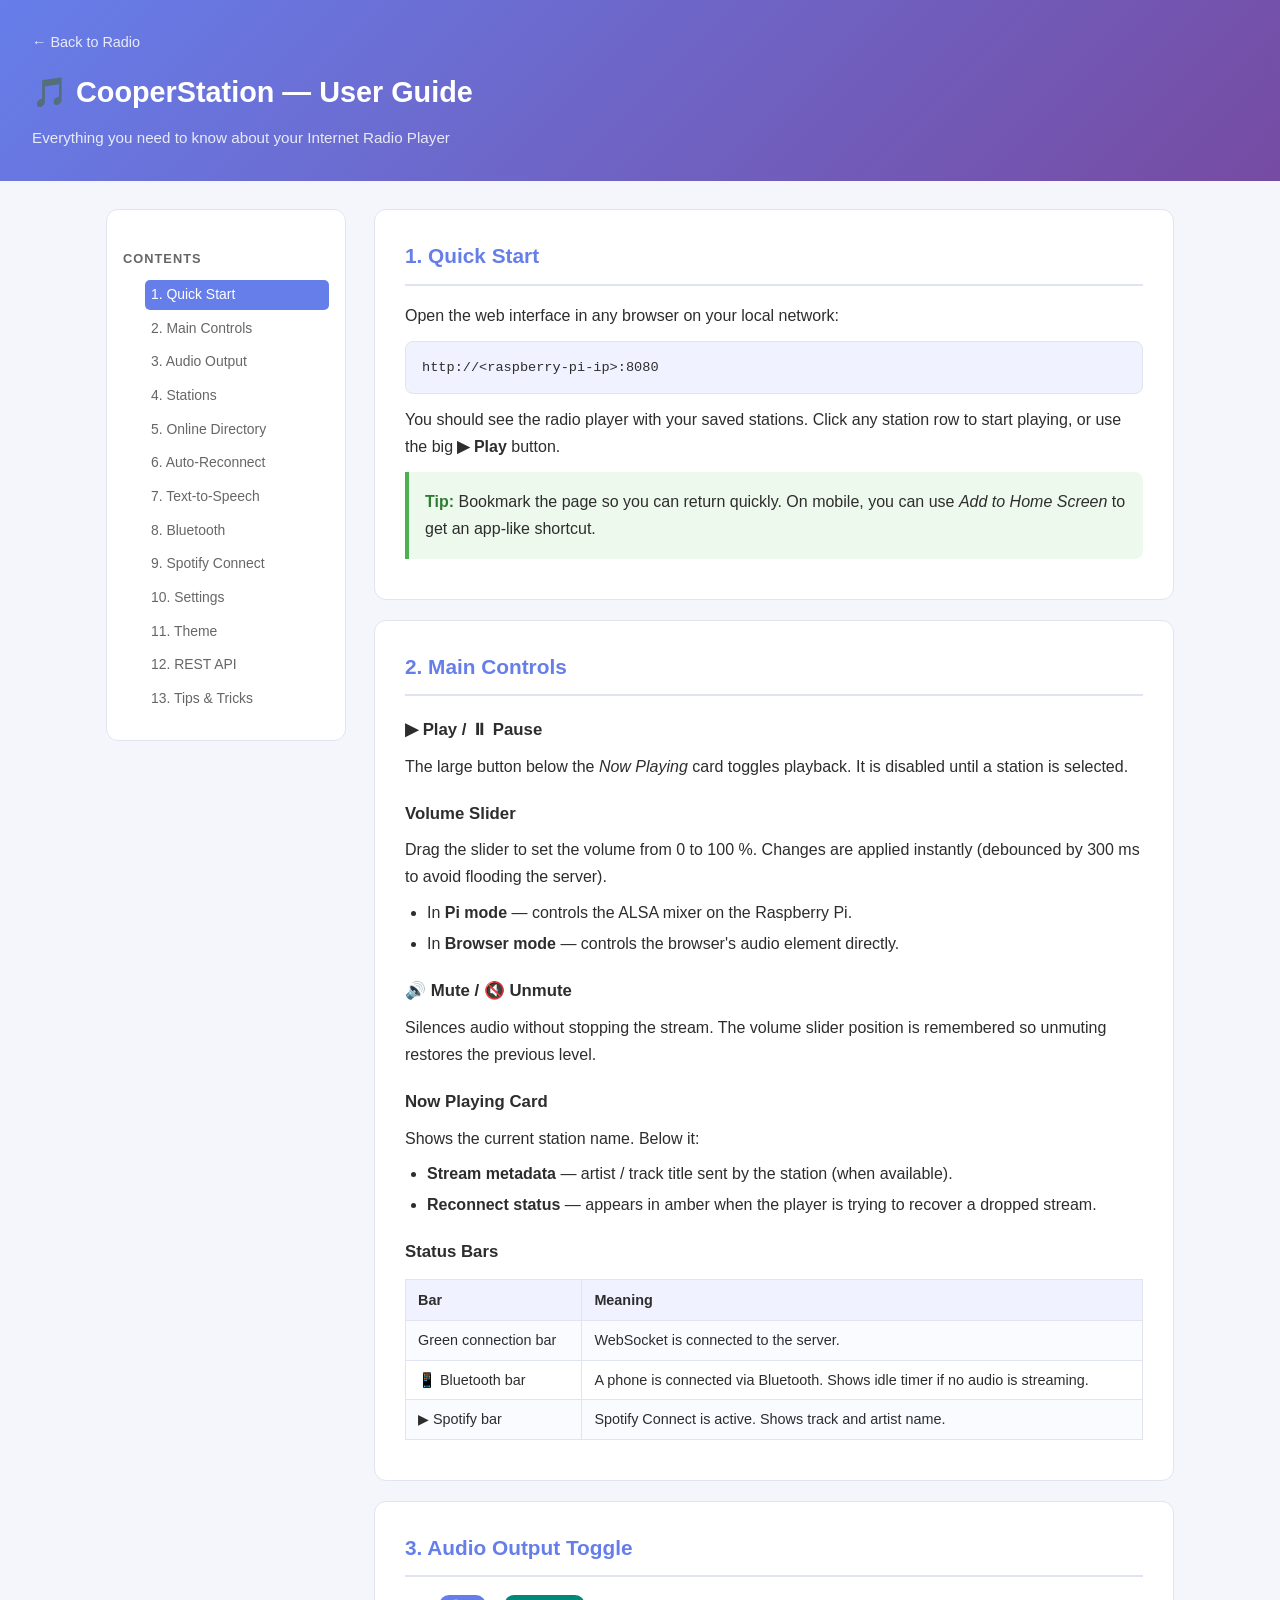
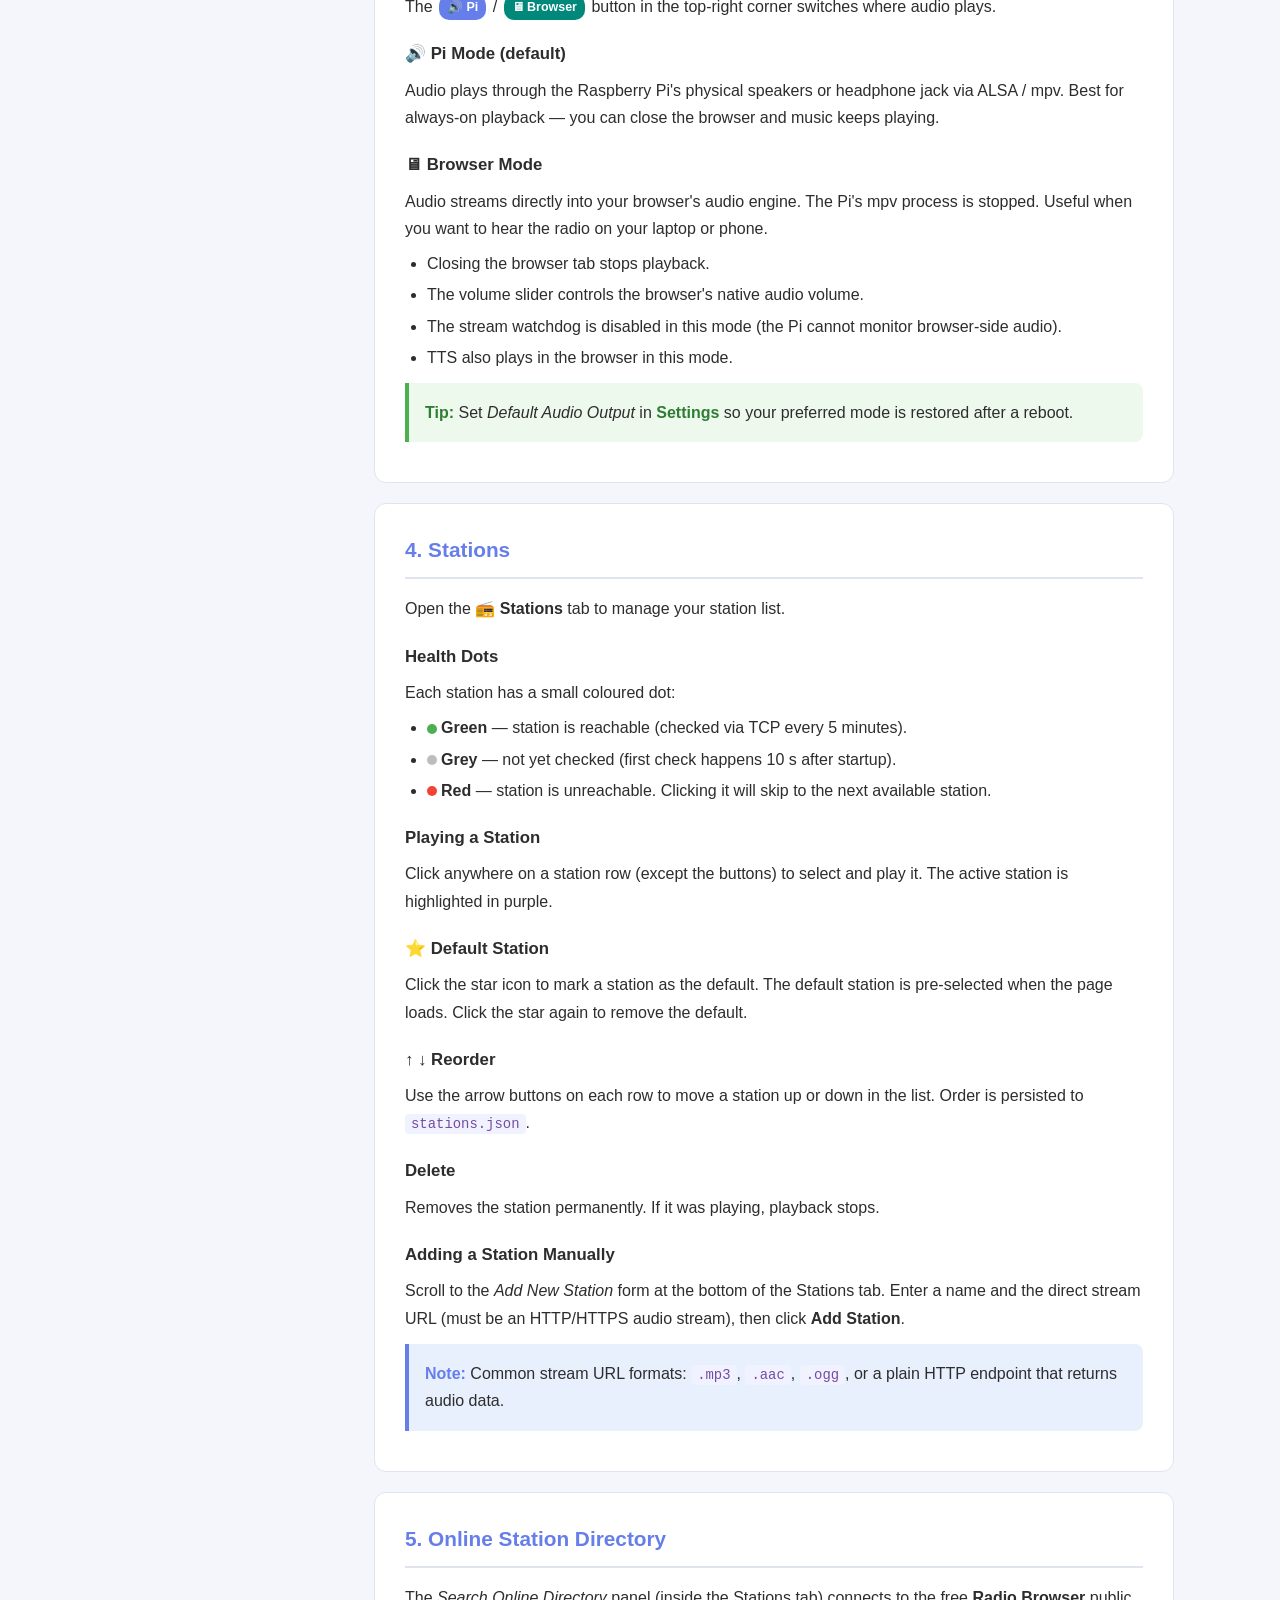
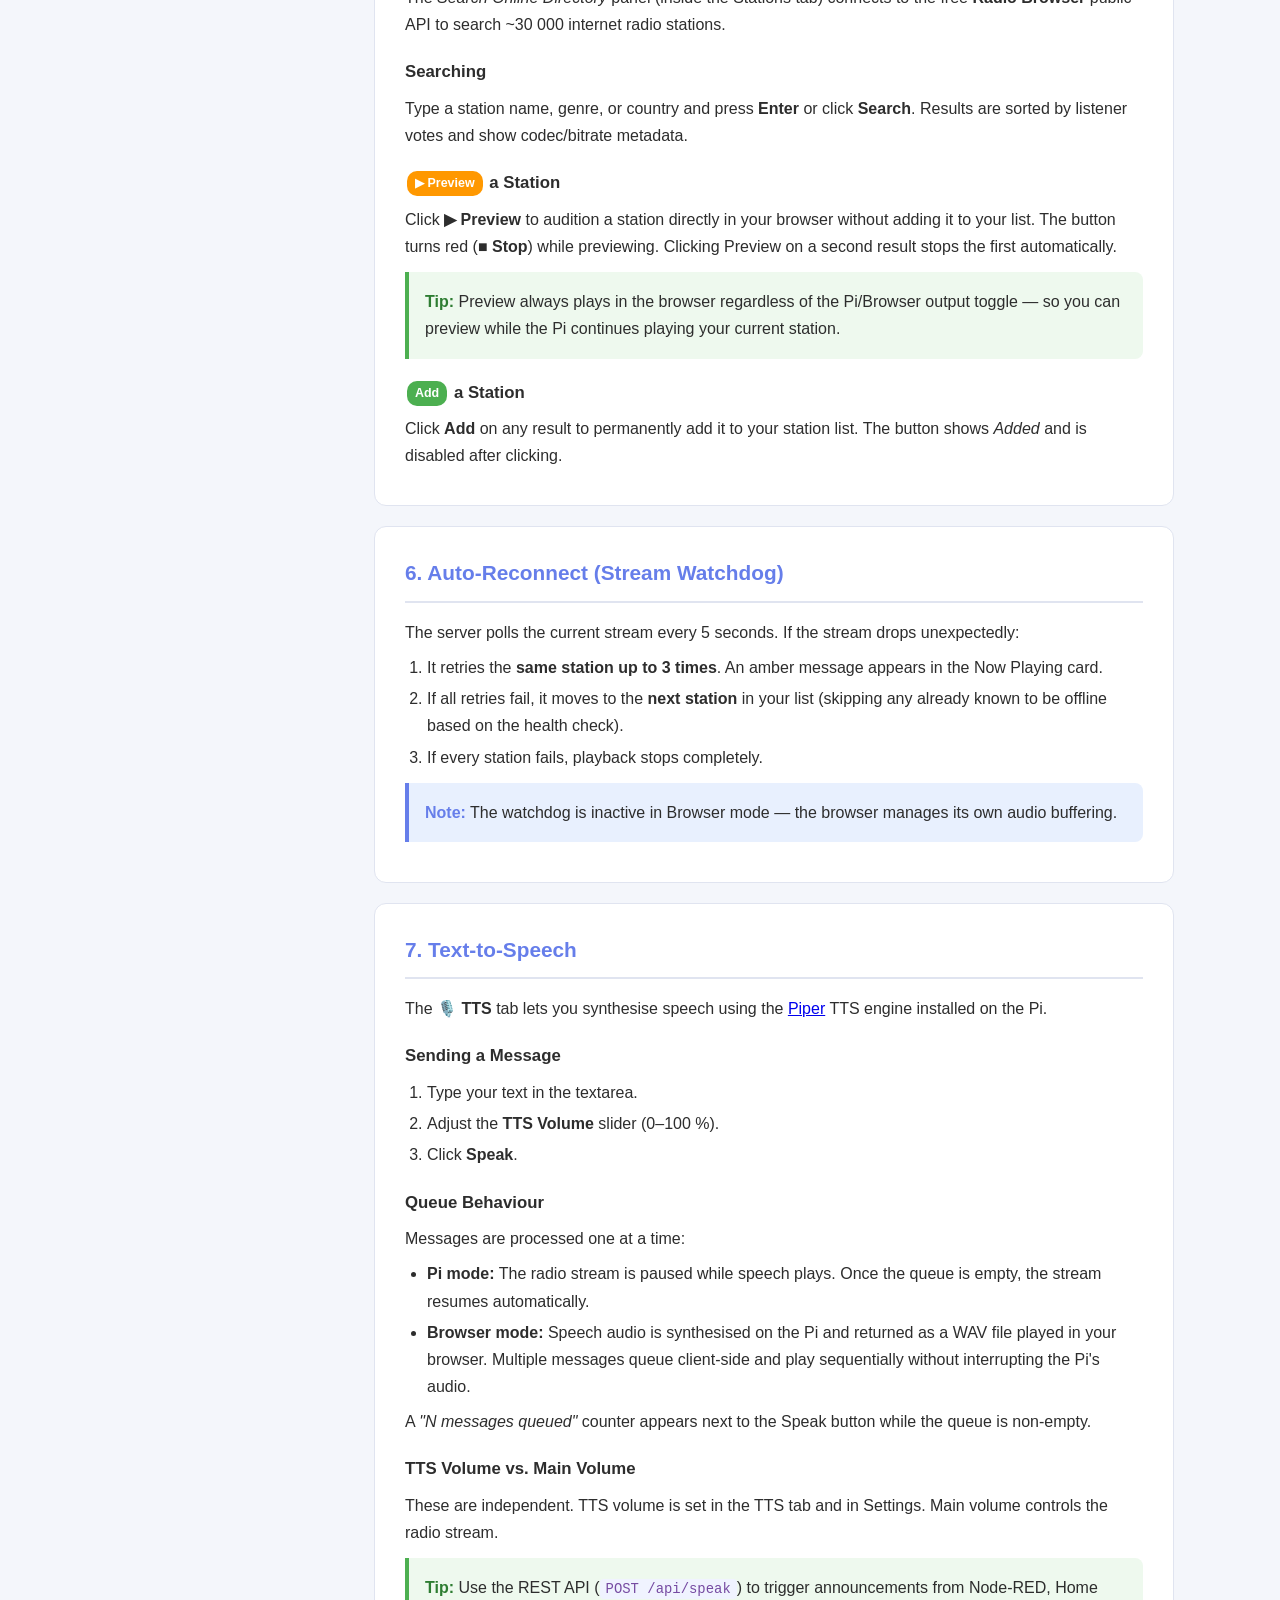
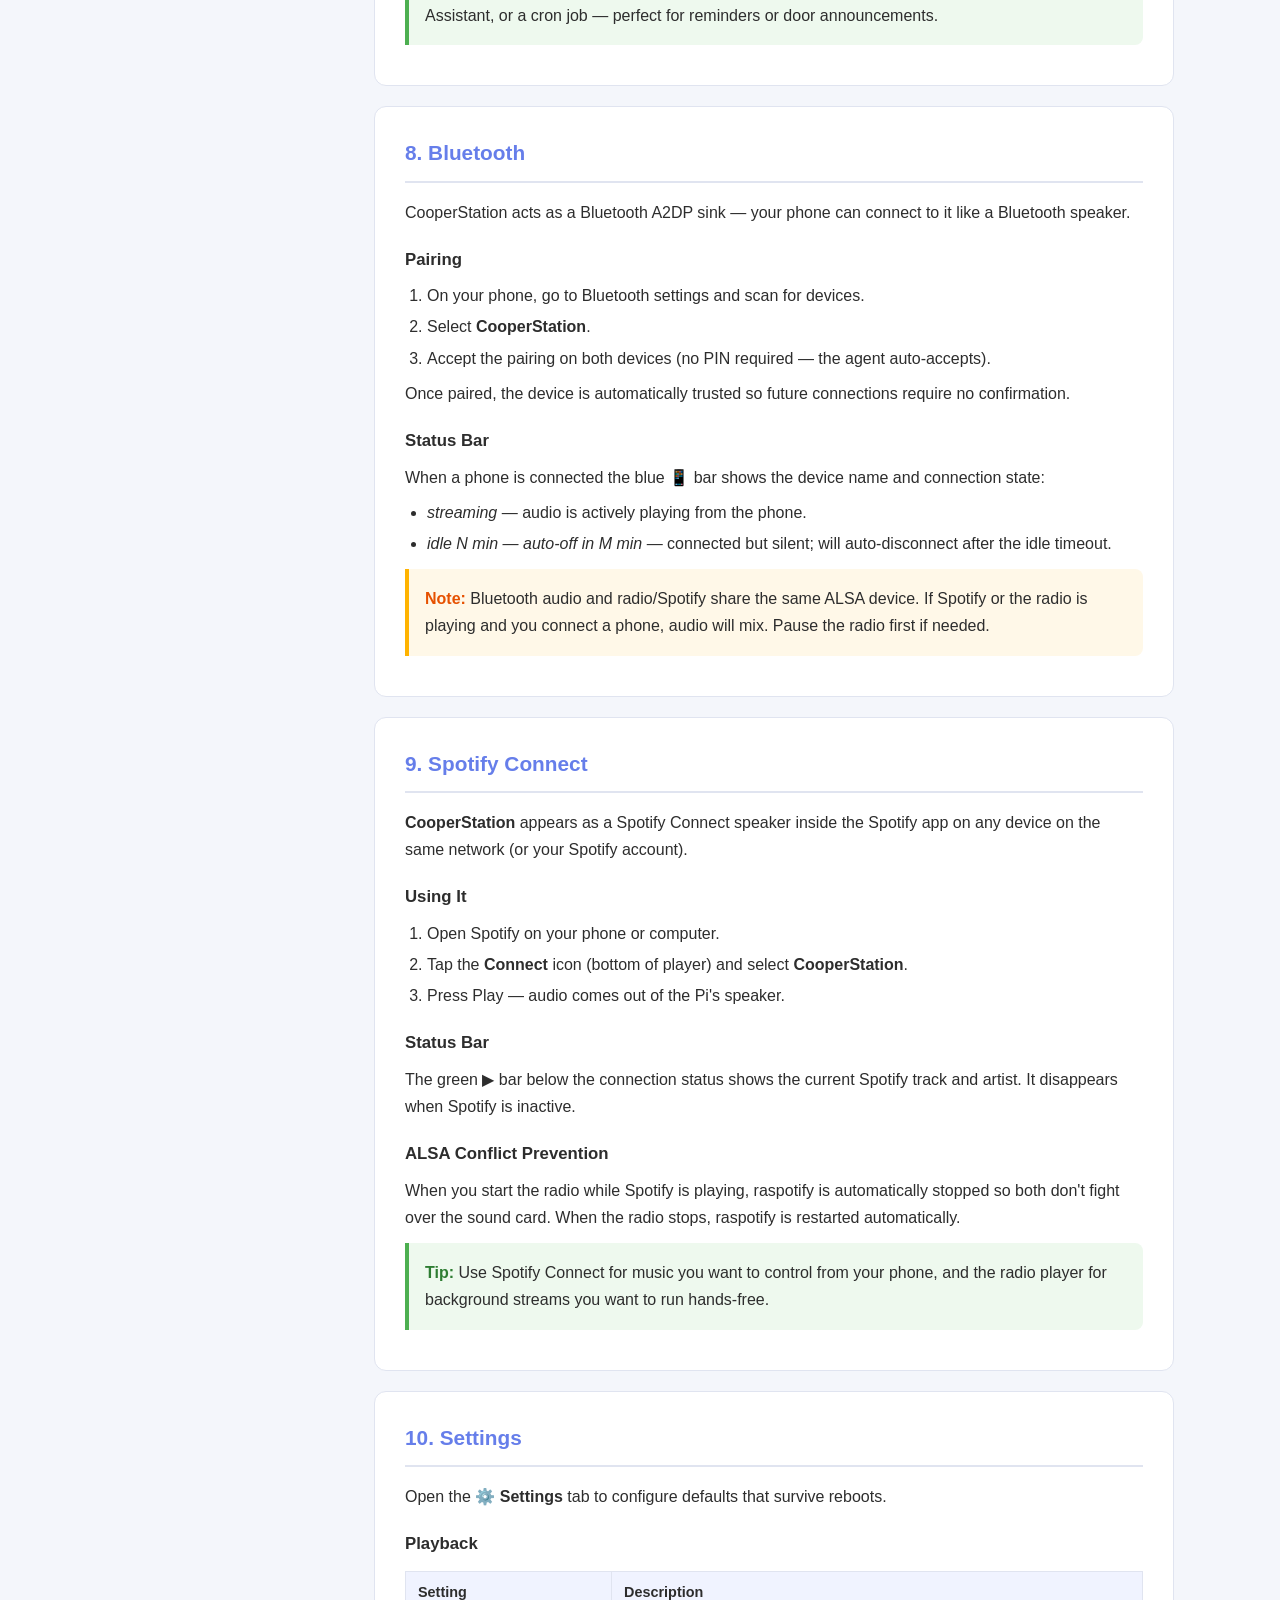
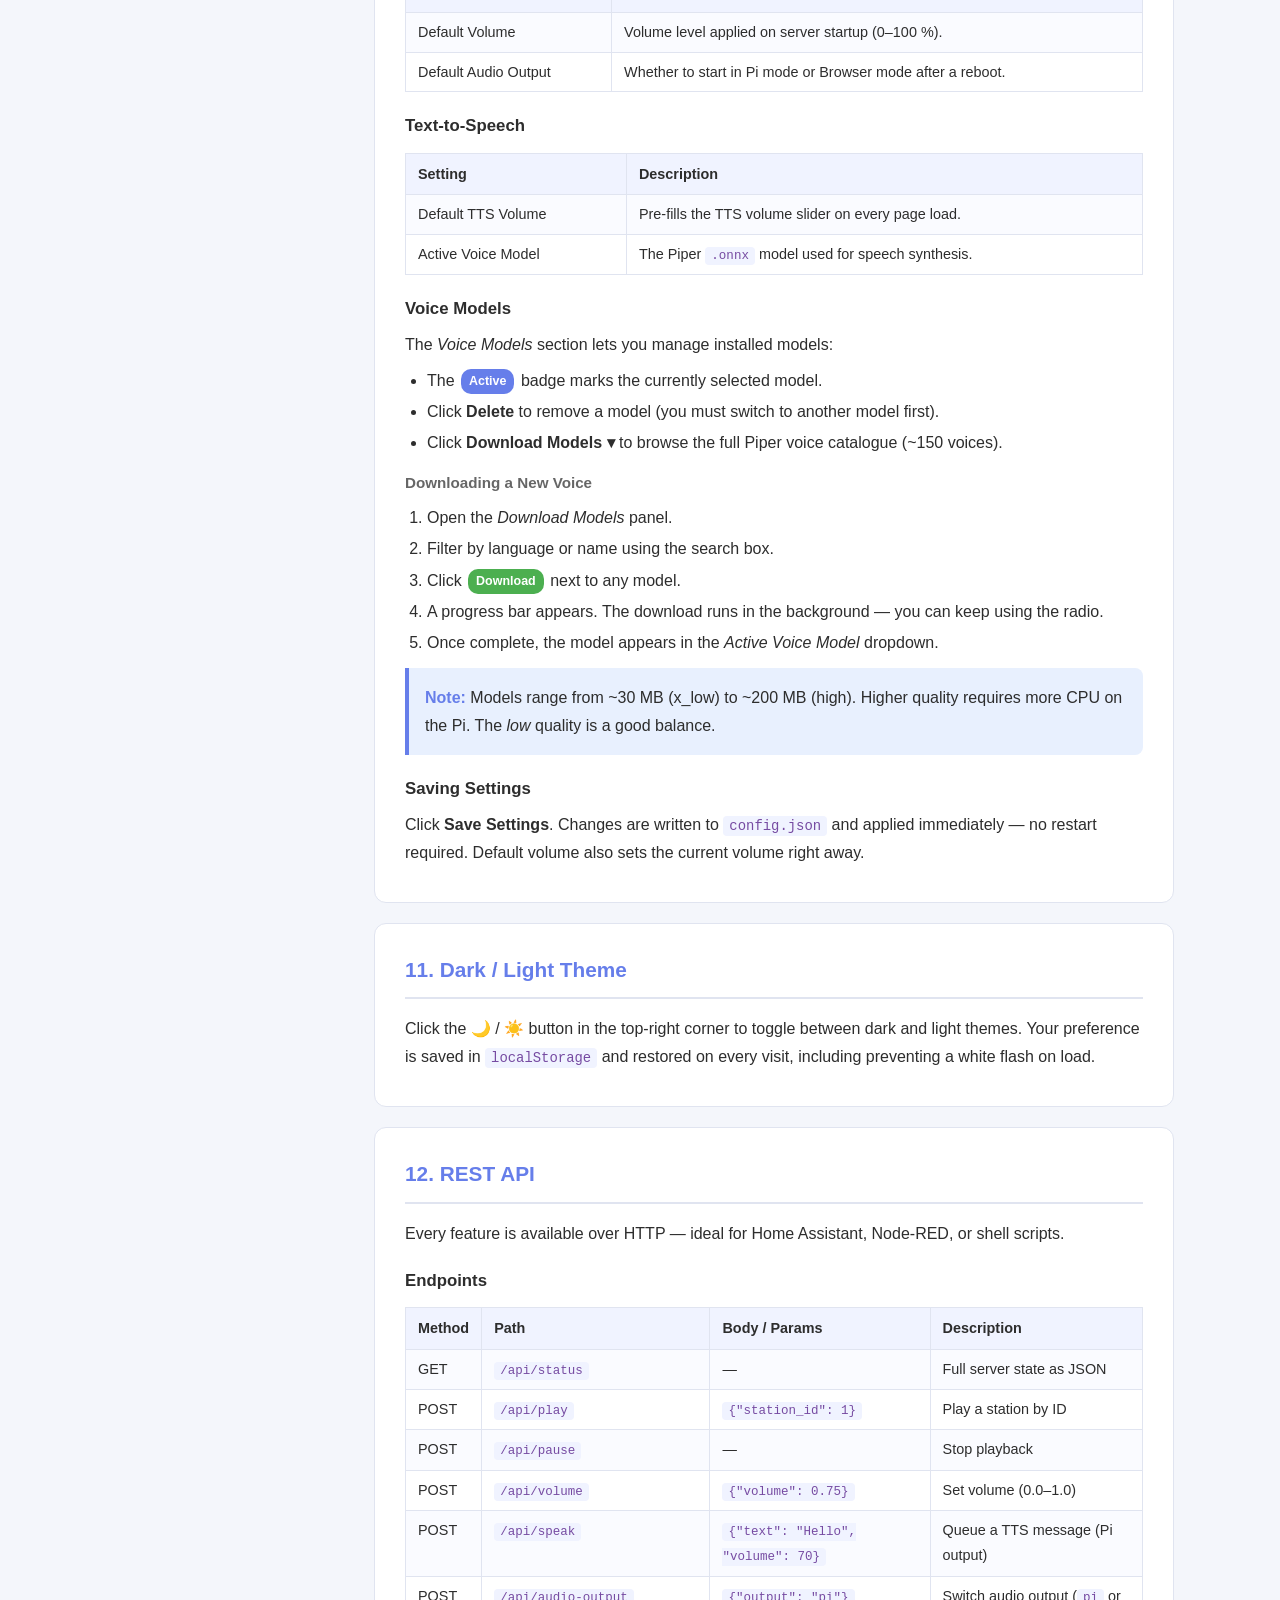
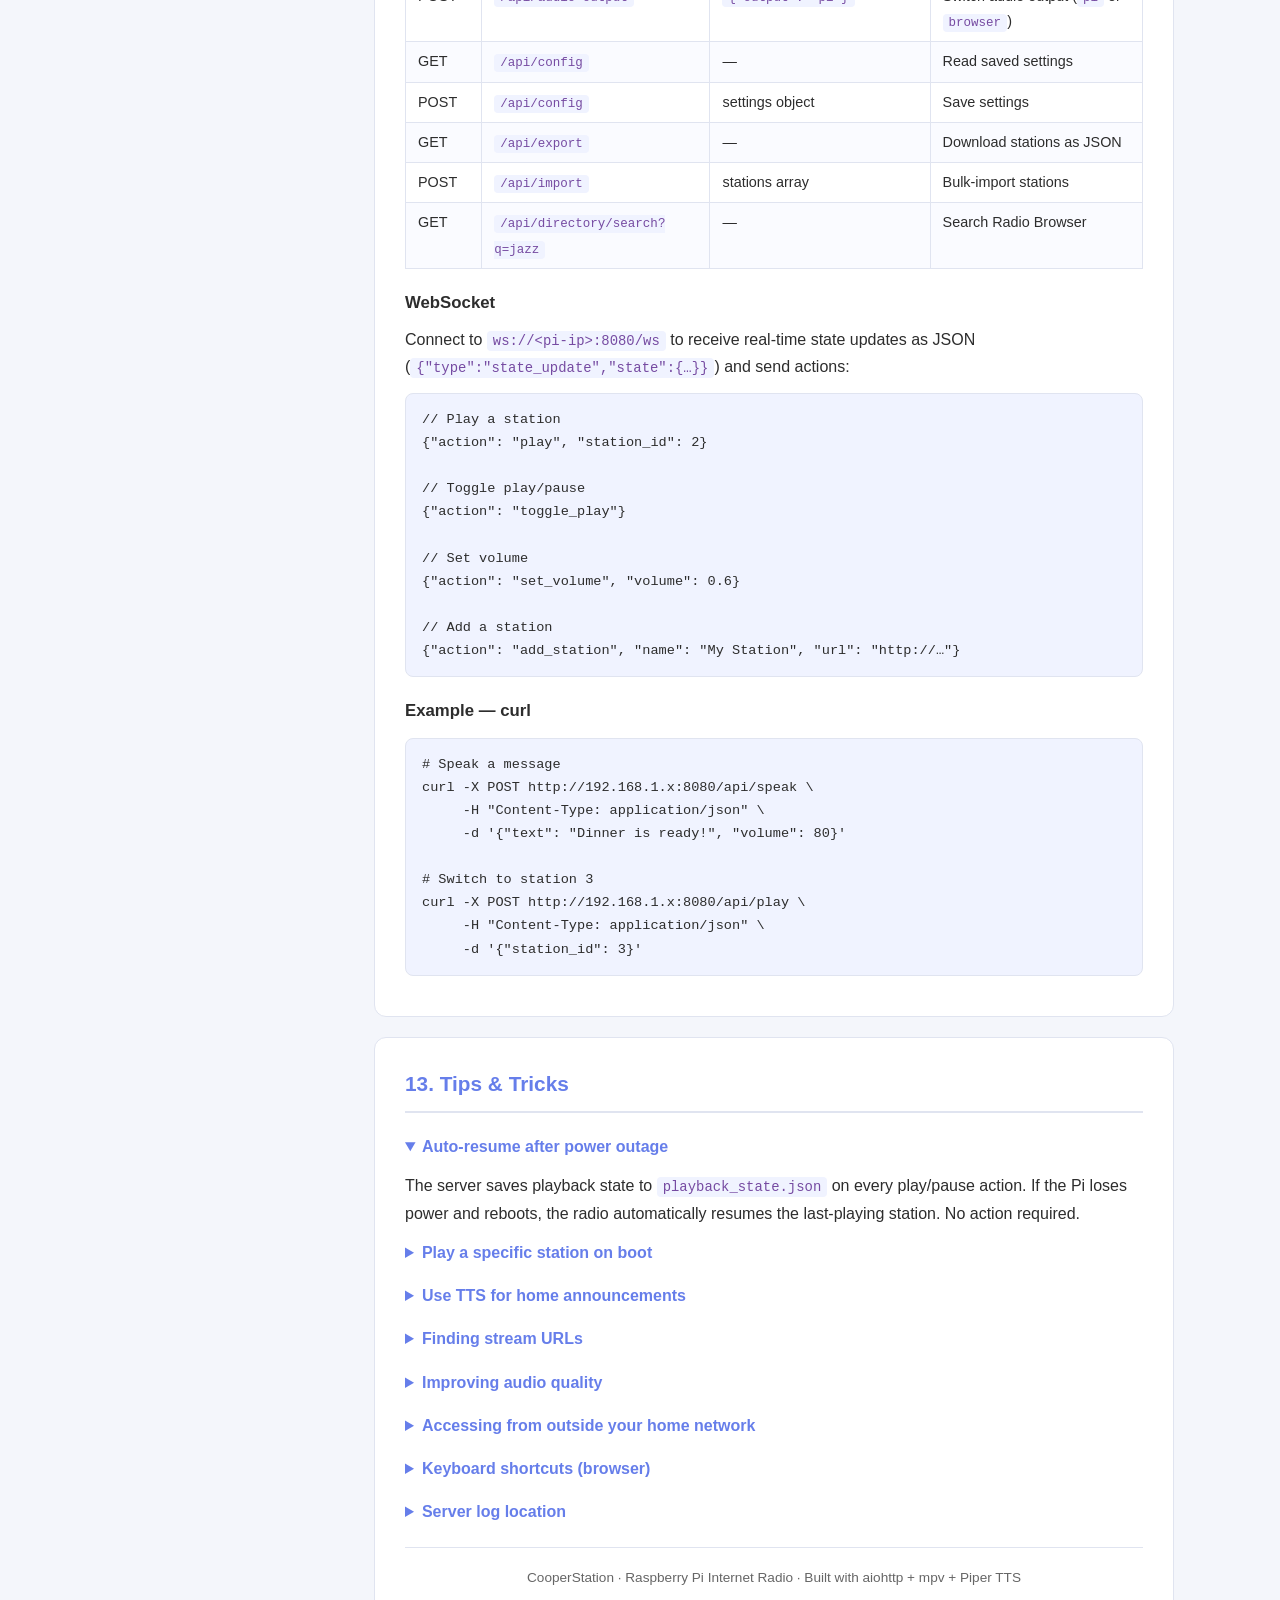
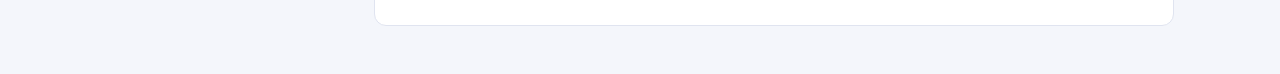
<file: help.html>
<!DOCTYPE html>
<html lang="en">
<head>
    <meta charset="UTF-8">
    <meta name="viewport" content="width=device-width, initial-scale=1">
    <title>CooperStation — User Guide</title>
    <style>
        :root {
            --bg: #f4f6fb;
            --surface: #ffffff;
            --accent: #667eea;
            --accent2: #764ba2;
            --text: #2d2d2d;
            --muted: #666;
            --border: #e0e4f0;
            --code-bg: #f0f3ff;
            --tip-bg: #eef9ee;
            --tip-border: #4CAF50;
            --warn-bg: #fff8e8;
            --warn-border: #ffb300;
            --note-bg: #e8f0fe;
            --note-border: #667eea;
            --sidebar-w: 240px;
        }

        * { box-sizing: border-box; margin: 0; padding: 0; }

        body {
            font-family: -apple-system, BlinkMacSystemFont, 'Segoe UI', Roboto, sans-serif;
            background: var(--bg);
            color: var(--text);
            line-height: 1.7;
        }

        /* ── Header ── */
        .site-header {
            background: linear-gradient(135deg, var(--accent) 0%, var(--accent2) 100%);
            color: white;
            padding: 28px 32px 22px;
        }
        .site-header h1 { font-size: 1.8rem; margin-bottom: 4px; }
        .site-header p  { opacity: 0.85; font-size: 0.95rem; }
        .back-btn {
            display: inline-block;
            margin-bottom: 14px;
            color: rgba(255,255,255,0.85);
            text-decoration: none;
            font-size: 0.9rem;
        }
        .back-btn:hover { color: white; }

        /* ── Layout ── */
        .layout {
            display: flex;
            max-width: 1100px;
            margin: 0 auto;
            padding: 28px 16px;
            gap: 28px;
            align-items: flex-start;
        }

        /* ── Sidebar TOC ── */
        .toc {
            width: var(--sidebar-w);
            flex-shrink: 0;
            background: var(--surface);
            border-radius: 12px;
            border: 1px solid var(--border);
            padding: 18px 16px;
            position: sticky;
            top: 20px;
        }
        .toc h3 { font-size: 0.8rem; text-transform: uppercase; letter-spacing: .08em; color: var(--muted); margin-bottom: 10px; }
        .toc ol  { list-style: none; padding: 0; }
        .toc li  { margin: 4px 0; }
        .toc a   { text-decoration: none; color: var(--muted); font-size: 0.87rem; display: block; padding: 3px 6px; border-radius: 5px; transition: all .15s; }
        .toc a:hover   { background: var(--code-bg); color: var(--accent); }
        .toc a.active  { background: var(--accent); color: white; }

        /* ── Main content ── */
        .content { flex: 1; min-width: 0; }

        section {
            background: var(--surface);
            border-radius: 12px;
            border: 1px solid var(--border);
            padding: 28px 30px;
            margin-bottom: 20px;
            scroll-margin-top: 20px;
        }

        h2 {
            font-size: 1.3rem;
            color: var(--accent);
            margin-bottom: 16px;
            padding-bottom: 10px;
            border-bottom: 2px solid var(--border);
        }

        h3 { font-size: 1.05rem; color: var(--text); margin: 20px 0 8px; }
        h4 { font-size: 0.95rem; color: var(--muted); margin: 14px 0 6px; font-weight: 600; }

        p  { margin: 8px 0; }
        ul, ol { margin: 8px 0 8px 22px; }
        li { margin: 4px 0; }

        code {
            background: var(--code-bg);
            color: var(--accent2);
            padding: 2px 6px;
            border-radius: 4px;
            font-family: 'SFMono-Regular', Consolas, 'Liberation Mono', monospace;
            font-size: 0.87em;
        }

        pre {
            background: var(--code-bg);
            border: 1px solid var(--border);
            border-radius: 8px;
            padding: 14px 16px;
            overflow-x: auto;
            margin: 12px 0;
        }
        pre code { background: none; padding: 0; color: var(--text); font-size: 0.85em; }

        .tip  { background: var(--tip-bg);  border-left: 4px solid var(--tip-border);  padding: 12px 16px; border-radius: 0 8px 8px 0; margin: 12px 0; }
        .warn { background: var(--warn-bg); border-left: 4px solid var(--warn-border); padding: 12px 16px; border-radius: 0 8px 8px 0; margin: 12px 0; }
        .note { background: var(--note-bg); border-left: 4px solid var(--note-border); padding: 12px 16px; border-radius: 0 8px 8px 0; margin: 12px 0; }
        .tip p, .warn p, .note p { margin: 4px 0; }
        .tip strong  { color: #2e7d32; }
        .warn strong { color: #e65100; }
        .note strong { color: var(--accent); }

        .badge {
            display: inline-block;
            font-size: 0.78rem;
            padding: 2px 8px;
            border-radius: 10px;
            font-weight: 600;
            vertical-align: middle;
            margin: 0 2px;
        }
        .badge-green  { background: #4CAF50; color: white; }
        .badge-grey   { background: #9e9e9e; color: white; }
        .badge-red    { background: #f44336; color: white; }
        .badge-blue   { background: var(--accent); color: white; }
        .badge-orange { background: #ff9800; color: white; }
        .badge-teal   { background: #00897b; color: white; }

        table { width: 100%; border-collapse: collapse; margin: 12px 0; font-size: 0.9rem; }
        th { background: var(--code-bg); color: var(--text); font-weight: 600; text-align: left; padding: 8px 12px; border: 1px solid var(--border); }
        td { padding: 7px 12px; border: 1px solid var(--border); vertical-align: top; }
        tr:nth-child(even) td { background: #fafbff; }

        .dot { width: 10px; height: 10px; border-radius: 50%; display: inline-block; vertical-align: middle; margin-right: 4px; }
        .dot-green  { background: #4CAF50; }
        .dot-grey   { background: #bdbdbd; }
        .dot-red    { background: #f44336; }

        details { margin: 8px 0; }
        summary { cursor: pointer; font-weight: 600; color: var(--accent); padding: 4px 0; user-select: none; }
        details[open] summary { margin-bottom: 8px; }

        hr { border: none; border-top: 1px solid var(--border); margin: 18px 0; }

        /* ── Responsive ── */
        @media (max-width: 720px) {
            .toc { display: none; }
            section { padding: 20px 16px; }
            .layout { padding: 16px; }
        }
    </style>
</head>
<body>

<div class="site-header">
    <a class="back-btn" href="/">← Back to Radio</a>
    <h1>🎵 CooperStation — User Guide</h1>
    <p>Everything you need to know about your Internet Radio Player</p>
</div>

<div class="layout">

    <!-- Sidebar TOC -->
    <nav class="toc">
        <h3>Contents</h3>
        <ol>
            <li><a href="#quickstart">1. Quick Start</a></li>
            <li><a href="#controls">2. Main Controls</a></li>
            <li><a href="#output">3. Audio Output</a></li>
            <li><a href="#stations">4. Stations</a></li>
            <li><a href="#directory">5. Online Directory</a></li>
            <li><a href="#watchdog">6. Auto-Reconnect</a></li>
            <li><a href="#tts">7. Text-to-Speech</a></li>
            <li><a href="#bluetooth">8. Bluetooth</a></li>
            <li><a href="#spotify">9. Spotify Connect</a></li>
            <li><a href="#settings">10. Settings</a></li>
            <li><a href="#theme">11. Theme</a></li>
            <li><a href="#api">12. REST API</a></li>
            <li><a href="#tips">13. Tips &amp; Tricks</a></li>
        </ol>
    </nav>

    <!-- Main content -->
    <main class="content">

        <!-- 1. Quick Start -->
        <section id="quickstart">
            <h2>1. Quick Start</h2>
            <p>Open the web interface in any browser on your local network:</p>
            <pre><code>http://&lt;raspberry-pi-ip&gt;:8080</code></pre>
            <p>You should see the radio player with your saved stations. Click any station row to start playing, or use the big <strong>▶ Play</strong> button.</p>
            <div class="tip">
                <p><strong>Tip:</strong> Bookmark the page so you can return quickly. On mobile, you can use <em>Add to Home Screen</em> to get an app-like shortcut.</p>
            </div>
        </section>

        <!-- 2. Main Controls -->
        <section id="controls">
            <h2>2. Main Controls</h2>

            <h3>▶ Play / ⏸ Pause</h3>
            <p>The large button below the <em>Now Playing</em> card toggles playback. It is disabled until a station is selected.</p>

            <h3>Volume Slider</h3>
            <p>Drag the slider to set the volume from 0 to 100 %. Changes are applied instantly (debounced by 300 ms to avoid flooding the server).</p>
            <ul>
                <li>In <strong>Pi mode</strong> — controls the ALSA mixer on the Raspberry Pi.</li>
                <li>In <strong>Browser mode</strong> — controls the browser's audio element directly.</li>
            </ul>

            <h3>🔊 Mute / 🔇 Unmute</h3>
            <p>Silences audio without stopping the stream. The volume slider position is remembered so unmuting restores the previous level.</p>

            <h3>Now Playing Card</h3>
            <p>Shows the current station name. Below it:</p>
            <ul>
                <li><strong>Stream metadata</strong> — artist / track title sent by the station (when available).</li>
                <li><strong>Reconnect status</strong> — appears in amber when the player is trying to recover a dropped stream.</li>
            </ul>

            <h3>Status Bars</h3>
            <table>
                <tr><th>Bar</th><th>Meaning</th></tr>
                <tr><td>Green connection bar</td><td>WebSocket is connected to the server.</td></tr>
                <tr><td>📱 Bluetooth bar</td><td>A phone is connected via Bluetooth. Shows idle timer if no audio is streaming.</td></tr>
                <tr><td>▶ Spotify bar</td><td>Spotify Connect is active. Shows track and artist name.</td></tr>
            </table>
        </section>

        <!-- 3. Audio Output -->
        <section id="output">
            <h2>3. Audio Output Toggle</h2>
            <p>The <span class="badge badge-blue">🔊 Pi</span> / <span class="badge badge-teal">🖥 Browser</span> button in the top-right corner switches where audio plays.</p>

            <h3>🔊 Pi Mode (default)</h3>
            <p>Audio plays through the Raspberry Pi's physical speakers or headphone jack via ALSA / mpv. Best for always-on playback — you can close the browser and music keeps playing.</p>

            <h3>🖥 Browser Mode</h3>
            <p>Audio streams directly into your browser's audio engine. The Pi's mpv process is stopped. Useful when you want to hear the radio on your laptop or phone.</p>
            <ul>
                <li>Closing the browser tab stops playback.</li>
                <li>The volume slider controls the browser's native audio volume.</li>
                <li>The stream watchdog is disabled in this mode (the Pi cannot monitor browser-side audio).</li>
                <li>TTS also plays in the browser in this mode.</li>
            </ul>
            <div class="tip">
                <p><strong>Tip:</strong> Set <em>Default Audio Output</em> in <strong>Settings</strong> so your preferred mode is restored after a reboot.</p>
            </div>
        </section>

        <!-- 4. Stations -->
        <section id="stations">
            <h2>4. Stations</h2>
            <p>Open the <strong>📻 Stations</strong> tab to manage your station list.</p>

            <h3>Health Dots</h3>
            <p>Each station has a small coloured dot:</p>
            <ul>
                <li><span class="dot dot-green"></span><strong>Green</strong> — station is reachable (checked via TCP every 5 minutes).</li>
                <li><span class="dot dot-grey"></span><strong>Grey</strong> — not yet checked (first check happens 10 s after startup).</li>
                <li><span class="dot dot-red"></span><strong>Red</strong> — station is unreachable. Clicking it will skip to the next available station.</li>
            </ul>

            <h3>Playing a Station</h3>
            <p>Click anywhere on a station row (except the buttons) to select and play it. The active station is highlighted in purple.</p>

            <h3>⭐ Default Station</h3>
            <p>Click the star icon to mark a station as the default. The default station is pre-selected when the page loads. Click the star again to remove the default.</p>

            <h3>↑ ↓ Reorder</h3>
            <p>Use the arrow buttons on each row to move a station up or down in the list. Order is persisted to <code>stations.json</code>.</p>

            <h3>Delete</h3>
            <p>Removes the station permanently. If it was playing, playback stops.</p>

            <h3>Adding a Station Manually</h3>
            <p>Scroll to the <em>Add New Station</em> form at the bottom of the Stations tab. Enter a name and the direct stream URL (must be an HTTP/HTTPS audio stream), then click <strong>Add Station</strong>.</p>
            <div class="note">
                <p><strong>Note:</strong> Common stream URL formats: <code>.mp3</code>, <code>.aac</code>, <code>.ogg</code>, or a plain HTTP endpoint that returns audio data.</p>
            </div>
        </section>

        <!-- 5. Directory -->
        <section id="directory">
            <h2>5. Online Station Directory</h2>
            <p>The <em>Search Online Directory</em> panel (inside the Stations tab) connects to the free <strong>Radio Browser</strong> public API to search ~30 000 internet radio stations.</p>

            <h3>Searching</h3>
            <p>Type a station name, genre, or country and press <strong>Enter</strong> or click <strong>Search</strong>. Results are sorted by listener votes and show codec/bitrate metadata.</p>

            <h3><span class="badge badge-orange">▶ Preview</span> a Station</h3>
            <p>Click <strong>▶ Preview</strong> to audition a station directly in your browser without adding it to your list. The button turns red (<strong>■ Stop</strong>) while previewing. Clicking Preview on a second result stops the first automatically.</p>
            <div class="tip">
                <p><strong>Tip:</strong> Preview always plays in the browser regardless of the Pi/Browser output toggle — so you can preview while the Pi continues playing your current station.</p>
            </div>

            <h3><span class="badge badge-green">Add</span> a Station</h3>
            <p>Click <strong>Add</strong> on any result to permanently add it to your station list. The button shows <em>Added</em> and is disabled after clicking.</p>
        </section>

        <!-- 6. Watchdog -->
        <section id="watchdog">
            <h2>6. Auto-Reconnect (Stream Watchdog)</h2>
            <p>The server polls the current stream every 5 seconds. If the stream drops unexpectedly:</p>
            <ol>
                <li>It retries the <strong>same station up to 3 times</strong>. An amber message appears in the Now Playing card.</li>
                <li>If all retries fail, it moves to the <strong>next station</strong> in your list (skipping any already known to be offline based on the health check).</li>
                <li>If every station fails, playback stops completely.</li>
            </ol>
            <div class="note">
                <p><strong>Note:</strong> The watchdog is inactive in Browser mode — the browser manages its own audio buffering.</p>
            </div>
        </section>

        <!-- 7. TTS -->
        <section id="tts">
            <h2>7. Text-to-Speech</h2>
            <p>The <strong>🎙️ TTS</strong> tab lets you synthesise speech using the <a href="https://github.com/rhasspy/piper" target="_blank">Piper</a> TTS engine installed on the Pi.</p>

            <h3>Sending a Message</h3>
            <ol>
                <li>Type your text in the textarea.</li>
                <li>Adjust the <strong>TTS Volume</strong> slider (0–100 %).</li>
                <li>Click <strong>Speak</strong>.</li>
            </ol>

            <h3>Queue Behaviour</h3>
            <p>Messages are processed one at a time:</p>
            <ul>
                <li><strong>Pi mode:</strong> The radio stream is paused while speech plays. Once the queue is empty, the stream resumes automatically.</li>
                <li><strong>Browser mode:</strong> Speech audio is synthesised on the Pi and returned as a WAV file played in your browser. Multiple messages queue client-side and play sequentially without interrupting the Pi's audio.</li>
            </ul>
            <p>A <em>"N messages queued"</em> counter appears next to the Speak button while the queue is non-empty.</p>

            <h3>TTS Volume vs. Main Volume</h3>
            <p>These are independent. TTS volume is set in the TTS tab and in Settings. Main volume controls the radio stream.</p>

            <div class="tip">
                <p><strong>Tip:</strong> Use the REST API (<code>POST /api/speak</code>) to trigger announcements from Node-RED, Home Assistant, or a cron job — perfect for reminders or door announcements.</p>
            </div>
        </section>

        <!-- 8. Bluetooth -->
        <section id="bluetooth">
            <h2>8. Bluetooth</h2>
            <p>CooperStation acts as a Bluetooth A2DP sink — your phone can connect to it like a Bluetooth speaker.</p>

            <h3>Pairing</h3>
            <ol>
                <li>On your phone, go to Bluetooth settings and scan for devices.</li>
                <li>Select <strong>CooperStation</strong>.</li>
                <li>Accept the pairing on both devices (no PIN required — the agent auto-accepts).</li>
            </ol>
            <p>Once paired, the device is automatically trusted so future connections require no confirmation.</p>

            <h3>Status Bar</h3>
            <p>When a phone is connected the blue 📱 bar shows the device name and connection state:</p>
            <ul>
                <li><em>streaming</em> — audio is actively playing from the phone.</li>
                <li><em>idle N min — auto-off in M min</em> — connected but silent; will auto-disconnect after the idle timeout.</li>
            </ul>

            <div class="warn">
                <p><strong>Note:</strong> Bluetooth audio and radio/Spotify share the same ALSA device. If Spotify or the radio is playing and you connect a phone, audio will mix. Pause the radio first if needed.</p>
            </div>
        </section>

        <!-- 9. Spotify -->
        <section id="spotify">
            <h2>9. Spotify Connect</h2>
            <p><strong>CooperStation</strong> appears as a Spotify Connect speaker inside the Spotify app on any device on the same network (or your Spotify account).</p>

            <h3>Using It</h3>
            <ol>
                <li>Open Spotify on your phone or computer.</li>
                <li>Tap the <strong>Connect</strong> icon (bottom of player) and select <strong>CooperStation</strong>.</li>
                <li>Press Play — audio comes out of the Pi's speaker.</li>
            </ol>

            <h3>Status Bar</h3>
            <p>The green ▶ bar below the connection status shows the current Spotify track and artist. It disappears when Spotify is inactive.</p>

            <h3>ALSA Conflict Prevention</h3>
            <p>When you start the radio while Spotify is playing, raspotify is automatically stopped so both don't fight over the sound card. When the radio stops, raspotify is restarted automatically.</p>

            <div class="tip">
                <p><strong>Tip:</strong> Use Spotify Connect for music you want to control from your phone, and the radio player for background streams you want to run hands-free.</p>
            </div>
        </section>

        <!-- 10. Settings -->
        <section id="settings">
            <h2>10. Settings</h2>
            <p>Open the <strong>⚙️ Settings</strong> tab to configure defaults that survive reboots.</p>

            <h3>Playback</h3>
            <table>
                <tr><th>Setting</th><th>Description</th></tr>
                <tr><td>Default Volume</td><td>Volume level applied on server startup (0–100 %).</td></tr>
                <tr><td>Default Audio Output</td><td>Whether to start in Pi mode or Browser mode after a reboot.</td></tr>
            </table>

            <h3>Text-to-Speech</h3>
            <table>
                <tr><th>Setting</th><th>Description</th></tr>
                <tr><td>Default TTS Volume</td><td>Pre-fills the TTS volume slider on every page load.</td></tr>
                <tr><td>Active Voice Model</td><td>The Piper <code>.onnx</code> model used for speech synthesis.</td></tr>
            </table>

            <h3>Voice Models</h3>
            <p>The <em>Voice Models</em> section lets you manage installed models:</p>
            <ul>
                <li>The <span class="badge badge-blue">Active</span> badge marks the currently selected model.</li>
                <li>Click <strong>Delete</strong> to remove a model (you must switch to another model first).</li>
                <li>Click <strong>Download Models ▾</strong> to browse the full Piper voice catalogue (~150 voices).</li>
            </ul>

            <h4>Downloading a New Voice</h4>
            <ol>
                <li>Open the <em>Download Models</em> panel.</li>
                <li>Filter by language or name using the search box.</li>
                <li>Click <span class="badge badge-green">Download</span> next to any model.</li>
                <li>A progress bar appears. The download runs in the background — you can keep using the radio.</li>
                <li>Once complete, the model appears in the <em>Active Voice Model</em> dropdown.</li>
            </ol>

            <div class="note">
                <p><strong>Note:</strong> Models range from ~30 MB (x_low) to ~200 MB (high). Higher quality requires more CPU on the Pi. The <em>low</em> quality is a good balance.</p>
            </div>

            <h3>Saving Settings</h3>
            <p>Click <strong>Save Settings</strong>. Changes are written to <code>config.json</code> and applied immediately — no restart required. Default volume also sets the current volume right away.</p>
        </section>

        <!-- 11. Theme -->
        <section id="theme">
            <h2>11. Dark / Light Theme</h2>
            <p>Click the <strong>🌙</strong> / <strong>☀️</strong> button in the top-right corner to toggle between dark and light themes. Your preference is saved in <code>localStorage</code> and restored on every visit, including preventing a white flash on load.</p>
        </section>

        <!-- 12. API -->
        <section id="api">
            <h2>12. REST API</h2>
            <p>Every feature is available over HTTP — ideal for Home Assistant, Node-RED, or shell scripts.</p>

            <h3>Endpoints</h3>
            <table>
                <tr><th>Method</th><th>Path</th><th>Body / Params</th><th>Description</th></tr>
                <tr><td>GET</td><td><code>/api/status</code></td><td>—</td><td>Full server state as JSON</td></tr>
                <tr><td>POST</td><td><code>/api/play</code></td><td><code>{"station_id": 1}</code></td><td>Play a station by ID</td></tr>
                <tr><td>POST</td><td><code>/api/pause</code></td><td>—</td><td>Stop playback</td></tr>
                <tr><td>POST</td><td><code>/api/volume</code></td><td><code>{"volume": 0.75}</code></td><td>Set volume (0.0–1.0)</td></tr>
                <tr><td>POST</td><td><code>/api/speak</code></td><td><code>{"text": "Hello", "volume": 70}</code></td><td>Queue a TTS message (Pi output)</td></tr>
                <tr><td>POST</td><td><code>/api/audio-output</code></td><td><code>{"output": "pi"}</code></td><td>Switch audio output (<code>pi</code> or <code>browser</code>)</td></tr>
                <tr><td>GET</td><td><code>/api/config</code></td><td>—</td><td>Read saved settings</td></tr>
                <tr><td>POST</td><td><code>/api/config</code></td><td>settings object</td><td>Save settings</td></tr>
                <tr><td>GET</td><td><code>/api/export</code></td><td>—</td><td>Download stations as JSON</td></tr>
                <tr><td>POST</td><td><code>/api/import</code></td><td>stations array</td><td>Bulk-import stations</td></tr>
                <tr><td>GET</td><td><code>/api/directory/search?q=jazz</code></td><td>—</td><td>Search Radio Browser</td></tr>
            </table>

            <h3>WebSocket</h3>
            <p>Connect to <code>ws://&lt;pi-ip&gt;:8080/ws</code> to receive real-time state updates as JSON (<code>{"type":"state_update","state":{…}}</code>) and send actions:</p>
            <pre><code>// Play a station
{"action": "play", "station_id": 2}

// Toggle play/pause
{"action": "toggle_play"}

// Set volume
{"action": "set_volume", "volume": 0.6}

// Add a station
{"action": "add_station", "name": "My Station", "url": "http://…"}</code></pre>

            <h3>Example — curl</h3>
            <pre><code># Speak a message
curl -X POST http://192.168.1.x:8080/api/speak \
     -H "Content-Type: application/json" \
     -d '{"text": "Dinner is ready!", "volume": 80}'

# Switch to station 3
curl -X POST http://192.168.1.x:8080/api/play \
     -H "Content-Type: application/json" \
     -d '{"station_id": 3}'</code></pre>
        </section>

        <!-- 13. Tips -->
        <section id="tips">
            <h2>13. Tips &amp; Tricks</h2>

            <details open>
                <summary>Auto-resume after power outage</summary>
                <p>The server saves playback state to <code>playback_state.json</code> on every play/pause action. If the Pi loses power and reboots, the radio automatically resumes the last-playing station. No action required.</p>
            </details>

            <details>
                <summary>Play a specific station on boot</summary>
                <p>Star a station (⭐) to make it the default. It will be pre-selected on page load. For true auto-play on boot, make sure the radio was playing when the Pi last shut down — the reboot-resume feature handles the rest.</p>
            </details>

            <details>
                <summary>Use TTS for home announcements</summary>
                <p>Add this to a cron job or Home Assistant automation:</p>
                <pre><code>curl -X POST http://&lt;pi&gt;:8080/api/speak \
     -H "Content-Type: application/json" \
     -d '{"text": "It is now 7 AM.", "volume": 60}'</code></pre>
                <p>The radio pauses, speaks, then resumes automatically.</p>
            </details>

            <details>
                <summary>Finding stream URLs</summary>
                <p>Use the built-in <strong>Online Directory</strong> search first. If you need a specific station not in the directory:</p>
                <ul>
                    <li>Check the station's website for a "Listen Live" or "Stream" link.</li>
                    <li>Use browser DevTools (Network tab) and look for audio streams while the station's player loads.</li>
                    <li>Sites like <a href="https://www.radio-browser.info" target="_blank">radio-browser.info</a> list thousands of verified stream URLs.</li>
                </ul>
            </details>

            <details>
                <summary>Improving audio quality</summary>
                <ul>
                    <li>Prefer stations with <strong>AAC 128+ kbps</strong> or <strong>MP3 192+ kbps</strong> streams.</li>
                    <li>Download a <strong>medium</strong> or <strong>high</strong> quality Piper voice model for better TTS.</li>
                    <li>For Spotify, the config uses 320 kbps — no changes needed.</li>
                </ul>
            </details>

            <details>
                <summary>Accessing from outside your home network</summary>
                <p>The server runs on port 8080 with no authentication. Only expose it on your local network. For remote access, use a VPN (WireGuard or Tailscale) rather than port-forwarding directly to the internet.</p>
            </details>

            <details>
                <summary>Keyboard shortcuts (browser)</summary>
                <p>No native shortcuts are built in, but you can use browser extensions or bookmarklets. For example, a bookmarklet to toggle play:</p>
                <pre><code>javascript:fetch('/api/play',{method:'POST',headers:{'Content-Type':'application/json'},body:'{}'})</code></pre>
            </details>

            <details>
                <summary>Server log location</summary>
                <p>When started manually, logs go to stdout. When started via systemd, use:</p>
                <pre><code>journalctl -u radio-server -f</code></pre>
                <p>Or check <code>/tmp/radio.log</code> if launched with the start script.</p>
            </details>

            <hr>
            <p style="text-align:center; color: var(--muted); font-size: 0.85rem; margin-top: 12px;">
                CooperStation · Raspberry Pi Internet Radio · Built with aiohttp + mpv + Piper TTS
            </p>
        </section>

    </main>
</div>

<script>
    // Highlight active TOC entry on scroll
    const sections = document.querySelectorAll('section[id]');
    const links = document.querySelectorAll('.toc a');
    const observer = new IntersectionObserver(entries => {
        entries.forEach(e => {
            if (e.isIntersecting) {
                links.forEach(l => l.classList.toggle('active', l.getAttribute('href') === '#' + e.target.id));
            }
        });
    }, { threshold: 0.35 });
    sections.forEach(s => observer.observe(s));
</script>

</body>
</html>
</file>
